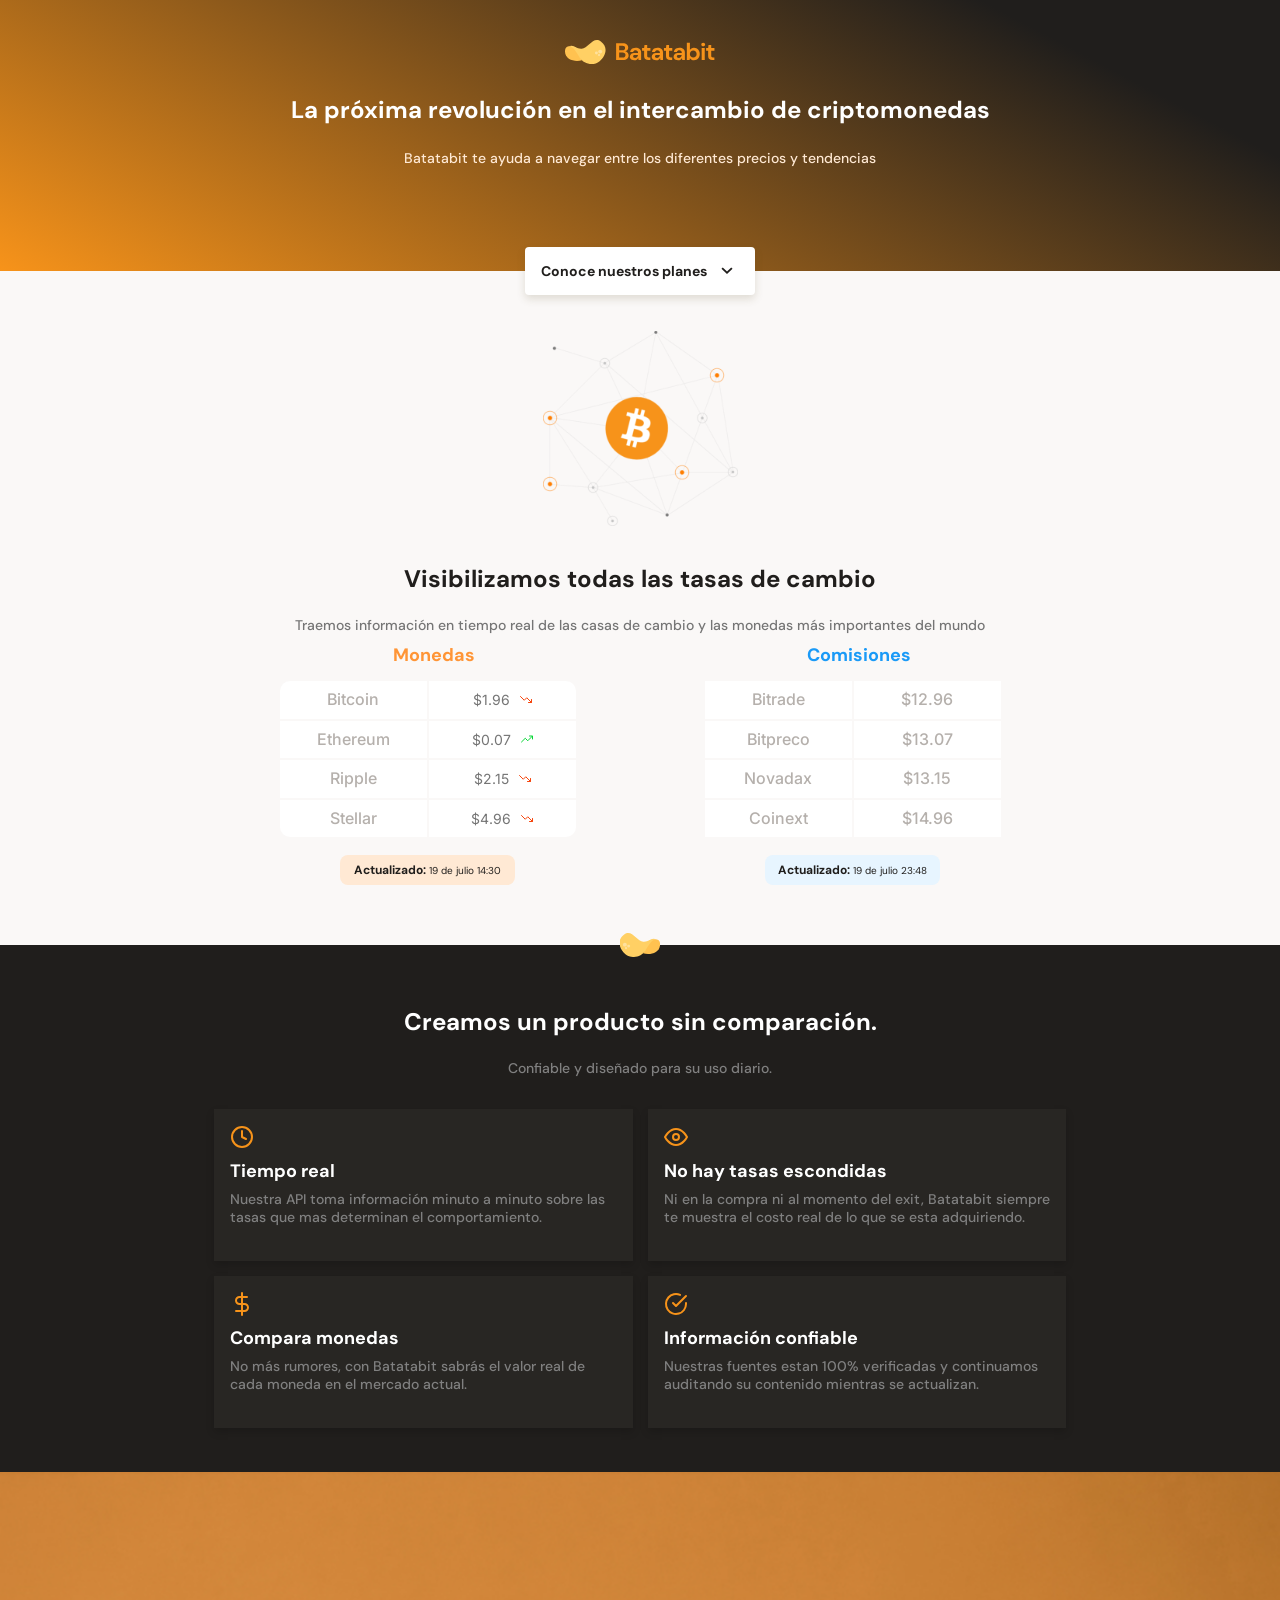
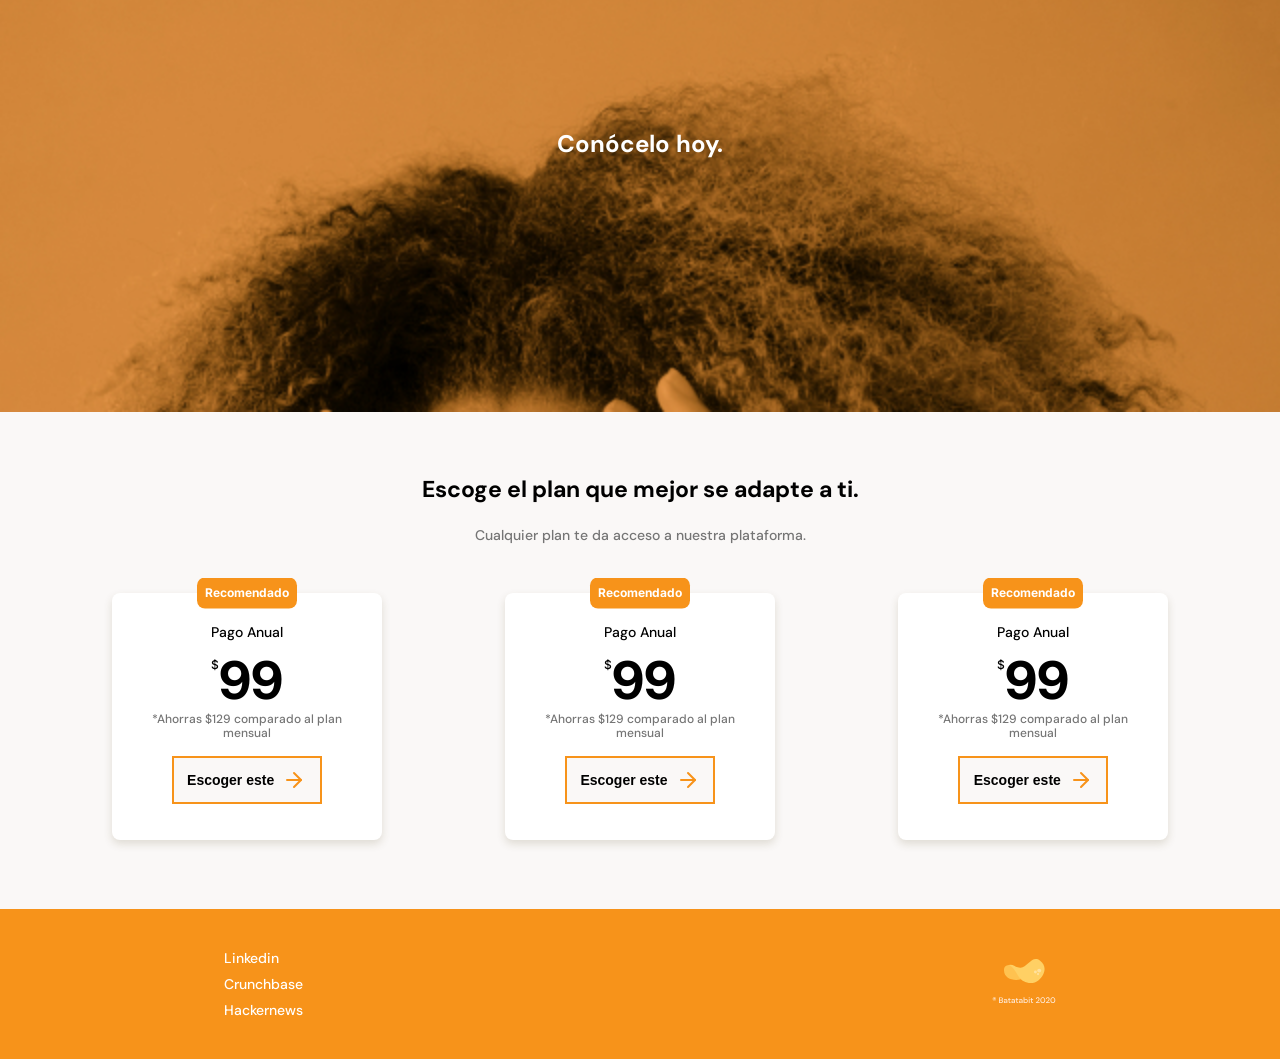
<file: first-landig_batatabit/index.html>
<!DOCTYPE html>
<html lang="es">
<head>
    <meta charset="UTF-8">
    <meta name="viewport" content="width=device-width, initial-scale=1.0">
    <title>PatataBit</title>
    <link rel="preconnect" href="https://fonts.googleapis.com">
    <link rel="preconnect" href="https://fonts.gstatic.com" crossorigin>
    <link href="https://fonts.googleapis.com/css2?family=DM+Sans:ital,opsz,wght@0,9..40,100..1000;1,9..40,100..1000&family=Inter:wght@100..900&display=swap" rel="stylesheet">
    <link rel="stylesheet" href="css/styles.css">
    <link rel="stylesheet" href="css/tablet.css" media="(min-width: 930px)">
</head>
<body>
    <header>
        <div class="header-logo">
            <img src="assets/img/logo.svg" alt="logo">
        </div>
        <div class="header-title-container">
            <h1>La próxima revolución en el intercambio de criptomonedas</h1>
            <p>Batatabit te ayuda a navegar entre los diferentes precios y tendencias</p>
            <a href="#plans" class="header-button">Conoce nuestros planes <span></span></a>
        </div>
    </header>
    <main>
        <section class="main-exchange-container">
            <div class="main-bg"></div>
            <div class="main-title-container">
                <h2>Visibilizamos todas las tasas de cambio</h2>
                <p>Traemos información en tiempo real de las casas de cambio y las monedas más importantes del mundo</p>
            </div>
            <section class="main-tables-container">
                <div class="main-currency-table">
                    <h3 class="currency-title orange">Monedas</h3>
                    <div class="currency-table-container">
                        <table>
                            <tr>
                                <td class="table-top-left">Bitcoin</td>
                                <td class="table-top-right table-right">$1.96<span class="table-icon down"></span></td>
                            </tr>
                            <tr>
                                <td>Ethereum</td>
                                <td class="table-right">$0.07<span class="table-icon up"></span></td>
                            </tr>
                            <tr>
                                <td>Ripple</td>
                                <td class="table-right">$2.15<span class="table-icon down"></span></td>
                            </tr>
                            <tr>
                                <td class="table-bottom-left">Stellar</td>
                                <td class="table-bottom-right table-right">$4.96<span class="table-icon down"></span></td>
                            </tr>
                        </table>
                        <div class="main-currency-arrow arrow-right">
                        </div>
                    </div>                  
                    <div class="main-currency-update update-orange">
                        <p><span>Actualizado:</span> 19 de julio 14:30</p>
                    </div>
                </div>
                <div class="main-currency-table">
                    <h3 class="currency-title blue">Comisiones</h3>
                    <div class="currency-table-container">
                        <table>
                                <tr>
                                    <td>Bitrade</td>
                                    <td>$12.96</td>
                                </tr>
                                <tr>
                                    <td>Bitpreco</td>
                                    <td>$13.07</td>
                                </tr>
                                <tr>
                                    <td>Novadax</td>
                                    <td>$13.15</td>
                                </tr>
                                <tr>
                                    <td>Coinext</td>
                                    <td>$14.96</td>
                                </tr>
                        </table>
                        <div class="main-currency-arrow arrow-left">
                        </div>
                    </div>                  
                    <div class="main-currency-update update-blue">
                        <p><span>Actualizado:</span> 19 de julio 23:48</p>
                    </div>
                    </div>
                </div>
            </section>
        </section>
        <section class="main-product-detail">
            <span class="product-logo-papa"></span>
            <div class="product-title-container">
                <h2>Creamos un producto sin comparación.</h2>
                <p>Confiable y diseñado para su uso diario.</p>
            </div>
            <section class="product-cards-container">
                <article class="card">
                    <span class="card-icon clock"></span>
                    <h3>Tiempo real</h3>
                    <p>Nuestra API toma información minuto a minuto sobre las tasas que mas determinan el comportamiento.</p>
                </article>
                <article class="card">
                    <span class="card-icon eyes"></span>
                    <h3>No hay tasas escondidas</h3>
                    <p>Ni en la compra ni al momento del exit, Batatabit siempre te muestra el costo real de lo que se esta adquiriendo.</p>
                </article>
                <article class="card">
                    <span class="card-icon dollar"></span>
                    <h3>Compara monedas</h3>
                    <p>No más rumores, con Batatabit sabrás el valor real de cada moneda en el mercado actual.</p>
                </article>
                <article class="card">
                    <span class="card-icon check"></span>
                    <h3>Información confiable</h3>
                    <p>Nuestras fuentes estan 100% verificadas y continuamos auditando su contenido mientras se actualizan.</p>
                </article>
            </section>
        </section>
        <section class="bit-img-container">
            <h2>Conócelo hoy.</h2>
        </section>
        <section id="plans" class="main-plans-container">
            <div class="plans-title-container">
                <h2>Escoge el plan que mejor se adapte a ti.</h2>
                <p>Cualquier plan te da acceso a nuestra plataforma.</p>
            </div>
            <div class="plans-cards-slider">
                <div class="plans-card-container">
                    <div class="recomended">
                        <p>Recomendado</p>
                    </div>
                    <h3>Pago Anual</h3>
                    <p class="price"><sup>$</sup>99</p>
                    <p class="plans-description">*Ahorras $129 comparado al plan mensual</p>
                    <button class="plans-buttom">
                        <span>Escoger este</span>
                        <span class="plans-icon"></span>
                    </button>
                    <!-- iconos para activar eñ scroll con jacascript -->
                    <!-- <span class="card-arrow card-arrow-left"></span>
                    <span class="card-arrow card-arrow-right"></span> -->
                </div>
                <div class="plans-card-container">
                    <div class="recomended">
                        <p>Recomendado</p>
                    </div>
                    <h3>Pago Anual</h3>
                    <p class="price"><sup>$</sup>99</p>
                    <p class="plans-description">*Ahorras $129 comparado al plan mensual</p>
                    <button class="plans-buttom">
                        <span>Escoger este</span>
                        <span class="plans-icon"></span>
                    </button>
                </div>
                <div class="plans-card-container">
                    <div class="recomended">
                        <p>Recomendado</p>
                    </div>
                    <h3>Pago Anual</h3>
                    <p class="price"><sup>$</sup>99</p>
                    <p class="plans-description">*Ahorras $129 comparado al plan mensual</p>
                    <button class="plans-buttom">
                        <span>Escoger este</span>
                        <span class="plans-icon"></span>
                    </button>
                </div>
            </div>   
        </section>
    </main>
    <footer>
        <section class="link-list">
            <ul>
                <li>Linkedin</li>
                <li>Crunchbase</li>
                <li>Hackernews</li>
            </ul>
            <div class="logo-footer"></div>
        </section>
    </footer>
</body>
</html>
</file>
<file: first-landig_batatabit/css/styles.css>
/* 
Convencion para poner los estilos: DEACUERDO AL:

1. Posicionamiento.
2. Modelo de caja (box model).
3. Tipografia.
4. Visuales.
5. Otros.
*/
:root {
    /* Colores*/
    --bitcoin-orange: #F7931A;
    --soft-orange: #FFE9D4;
    --secondary-blue: #1A9AF7;
    --soft-blue: #E7F5FF;
    --warm-black: #201E1C;
    --soft-warm-black: #282623;
    --grey-up: #808080;
    --grey: #757575;
    --off-white: #FAF8F7;
    --just-white: #FFFFFF;
}
* {
    /* Modelo de caja*/
    box-sizing: border-box;
    margin: 0;
    padding: 0;
}
html {
    font-size: 62.5%;
    font-family: "DM Sans", sans-serif;
}
/* Iniciando hoja de estilos */
header {
    position: relative;
    display: flex;
    flex-direction: column;
    justify-content: center;
    align-items: center;
    width: 100%;
    min-width: 320px;
    height: 271px;
    text-align: center;
    background: linear-gradient(207.8deg, #201E1C 16.69%, #F7931A 100%);
}
header .header-logo {
    width: 151px;
    height: 24px;
    margin-top: 40px;
}
header .header-logo img {
    width: 100%;
    height: 100%;
}
header .header-title-container {
    height: 218px;
    width: 90%;
    min-width: 288px;
    max-width: 900px;
    margin-top: 33px;
}
header .header-title-container h1 {
    font-size: 2.4rem;
    font-weight: 700;
    line-height: 2.6rem;
    color: var(--just-white);
    margin-bottom: 26px;
}
header .header-title-container p {
    color: var(--soft-orange);
    font-size: 1.4rem;
    font-weight: 500;
    line-height: 1.8rem;
}
.header-button {
    position: absolute;
    bottom: 0px;
    left: 50%;
    transform: translate(-50%, 50%);
    width: 230px;
    height: 48px;
    border-radius: 4px;
    font-size: 1.4rem;
    font-weight: 700;
    line-height: 18.23px;
    color: var(--warm-black);
    display: flex;
    align-items: center;
    justify-content: center;
    padding: 5px 5px;
    border: none;
    box-shadow: 0px 4px 8px rgba(89, 73, 30, 0.16);
    background: var(--just-white);
    text-decoration: none;
}
.header-button span {
    width: 24px;
    height: 24px;
    background-image: url('../assets/icons/flecha-abajo.svg');
    background-position: center;
    background-repeat: no-repeat;
    background-size: 12px, 8px;
    margin-left: 8px;
}
/* estilizando la main */
main {
    width: 100%;
    height: auto;
    background: var(--off-white);
}
.main-exchange-container {
    width: 100%;
    height: auto;
    padding-top: 60px;
    padding-bottom: 30px;
    text-align: center;
    display: flex;
    flex-direction: column;
    align-items: center;
}
.main-exchange-container .main-bg {
    width: 195px;
    height: 195px;
    background-image: url('../assets/img/bitcoin.svg');
    background-repeat: no-repeat;
    background-size: cover;
    background-position: center;
}
.main-title-container {
    margin-top: 40px;
    width: 90%;
    min-width: 288px;
    max-width: 900px;
}
.main-title-container h2 {
    font-size: 2.4rem;
    font-weight: 700;
    line-height: 2.6rem;
    color: var(--warm-black);
    margin-bottom: 24px;
}
.main-title-container p {
    font-size: 1.4rem;
    font-weight: 500;
    line-height: 1.8rem;
    color: var(--grey);
    text-align: center;
}
/* estilizando tablas*/
.main-tables-container {
    margin-top: 50px;
    width: 90%;
    min-width: 320px;
    display: flex;
    align-items: center;
    overflow-x: scroll;
    overscroll-behavior-x: contain;
    scroll-snap-type: x proximity;
    gap: 20px;
    padding: 0 50px;
}
.main-currency-table {
    width: 70%;
    min-width: 235px;
    max-width: 500px;
    height: auto;
    margin-bottom: 30px;
    /* scroll-snap-align: center; */
}
.main-currency-table .currency-title {
    font-size: 1.8rem;
    font-weight: 700;
    line-height: 2.3rem;
    text-align: initial;
    margin-left: 12px;
    margin-bottom: 12px;
}
.main-currency-table .orange {
    color: #FF9536;
}
.main-currency-table .blue {
    color: var(--secondary-blue);
}
.currency-table-container {
    width: 90%;
    min-width: 230px;
    max-width: 300px;
    height: 160px;
    position: relative;
}
.main-currency-arrow {
    position: absolute;
    top: 50%;
    transform: translateY(-50%);
    width: 15px;
    height: 15px;
     background-repeat: no-repeat;
    background-position: center;
}
/* .arrow-left {
    background-image: url('../assets/icons/arrow-left.svg');
    left: -25px;   
}
.arrow-right {
    background-image: url('../assets/icons/vector-flecha.svg');
    right: -25px;
} */
.currency-table-container table {
    width: 100%;
    height: 160px;
}
.currency-table-container table tr td {
    width: 50%;
    height: 25%;
    font-family: "Inter", sans-serif;
    font-size: 1.6rem;
    font-weight: 500;
    line-height: 1.9rem;
    color: #B5B0AC;
    background-color: var(--just-white);
}
.currency-table-container .table-top-left {
    border-radius: 10px 0 0 0;
}
.currency-table-container .table-top-right {
    border-radius: 0 10px 0 0;
}
.currency-table-container .table-bottom-left {
    border-radius: 0 0 0 10px;
}
.currency-table-container .table-bottom-right {
    border-radius: 0 0 10px 0;
}
.currency-table-container .table-right {
    font-size: 1.4rem;
    font-weight: 400;
    line-height: 1.7rem;
    color: var(--grey);
}
.currency-table-container .table-icon {
    display: inline-block;
    width: 12px;
    height: 12px;
    margin-left: 10px;
}
.currency-table-container .down {
    background-image: url('../assets/icons/trending-down.svg');
}
.currency-table-container .up {
    background-image: url('../assets/icons/trending-up.svg');
}
.main-currency-table .main-currency-update {
    width: 175px;
    height: 30px;
    margin: 16px auto 0 auto;
    font-weight: 400;
    color: var(--warm-black);
    text-align: center;
    padding: 8px;
    border-radius: 8px;
}
.main-currency-table .update-orange {
    background: var(--soft-orange);
}
.main-currency-table .update-blue {
    background: var(--soft-blue);
}
.main-currency-update p span {
    font-size: 1.2rem;
    font-weight: 700;
    line-height: 1.4rem;
}

/* Estilizando seccion de informacion de los productos */
.main-product-detail {
    background-color: var(--warm-black);
    padding: 64px 16px 44px;
    width: 100%;
    min-width: 320px;
    height: auto;
    position: relative;
    display: flex;
    flex-direction: column;
    justify-content: center;
    align-items: center;
}
.main-product-detail .product-logo-papa {
    display: inline-block;
    width: 40px;
    height: 24px;
    background-image: url('../assets/img/papita_1.svg');
    background-repeat: no-repeat;
    background-position: center;
    background-size: cover;
    position: absolute;
    top: 0;
    left: 50%;
    transform: translate(-50%, -50%);
}
.product-title-container {
    width: 90%;
    min-width: 288px;
    height: auto;
    margin: 0 auto;
    text-align: center;
}
.product-title-container h2 {
    font-size: 2.4rem;
    font-weight: 700;
    line-height: 2.6rem;
    color: var(--just-white);
    margin-bottom: 24px;
}
.product-title-container p {
    font-size: 1.4rem;
    font-weight: 500;
    line-height: 1.8rem;
    color: #808080;
    margin-bottom: 32px;
}
.product-cards-container {
    width: 90%;
    min-width: 288px;
    height: auto;
    flex-direction: column;;
}
.product-cards-container .card {
    width: 100%;
    height: 152px;
    background: var(--soft-warm-black);
    margin-bottom: 16px;
    box-shadow: 0px 4px 8px 0px #00000029;
    padding: 16px;
}
.product-cards-container .card-icon {
    display: inline-block;
    width: 24px;
    height: 24px;
    background-position: center;
    background-repeat: no-repeat;
    background-size: cover;
}
.product-cards-container .clock {
    background-image: url('../assets/icons/clock.svg');
}
.product-cards-container .eyes{
    background-image: url('../assets/icons/eye.svg');
}
.product-cards-container .dollar {
    background-image: url('../assets/icons/dollar.svg');
}
.product-cards-container .check {
    background-image: url('../assets/icons/check-circle.svg');
}
.card h3 {
    font-size: 1.8rem;
    font-weight: 700;
    line-height: 1.8rem;
    color: var(--just-white);
    margin-top: 10px;
    margin-bottom: 10px;
}
.card p {
    font-size: 1.4rem;
    font-weight: 500;
    line-height: 1.8rem;
    color: #808080;
}
.bit-img-container {
    background-image: url(../assets/img/bitcoinbabyx2.jpg);
    background-size: cover;
    background-repeat: no-repeat;
    width: 100%;
    min-width: 320px;
    height: 60vh;
    position: relative;
}
.bit-img-container h2 {
    font-size: 2.4rem;
    font-weight: 700;
    color: var(--just-white);
    padding-top: 20%;
    text-align: center;
}
.main-plans-container {
    width: 100%;
    min-width: 320px;
    padding: 64px 0 54px;
    background: var(--off-white);
    text-align: center;
}
.main-plans-container .plans-title-container {
    width: 90%;
    min-width: 288px;
    height: auto;
    margin: 0 auto;
}
.plans-title-container h2 {
    font-size: 2.3rem;
    font-weight: 700;
    line-height: 2.6rem;
    margin-bottom: 24px;
}
.plans-title-container p {
    font-size: 1.4rem;
    font-weight: 500;
    line-height: 1.8rem;
    margin-bottom: 34px;
    color: var(--grey);
}
.plans-cards-slider {
    display: flex;
    align-items: center;
    min-height: 277px;
    overflow-x: scroll;
    overscroll-behavior-x: contain;
    scroll-snap-type: x proximity;
    gap: 20px;
    padding: 0 60px;
}
.plans-card-container {
    background-color: var(--just-white);
    width: 60%;
    min-width: 190px;
    max-width: 270px;
    height: 247px;
    border-radius: 8px;
    margin: 0 auto;
    box-shadow: 0px 4px 8px 0px #59491E29;
    position: relative;
    scroll-snap-align: center;
    padding: 0 16px 24px;
}
.plans-card-container .recomended {
    width: 100px;
    height: 31px;
    background-color: var(--bitcoin-orange);
    border-radius: 8px;
    position: absolute;
    top: 0;
    left: 50%;
    transform: translate(-50%, -50%);
}
.recomended p {
    font-size: 1.2rem;
    font-weight: 700;
    line-height: 1.4rem;
    font-family: "Inter", sans-serif;
    color: var(--just-white);
    padding: 8px;
}
.plans-card-container h3 {
    display: inline-block;
    margin-top: 30px;
    font-size: 1.4rem;
    font-weight: 500;
    line-height: 1.8rem;
    margin-bottom: 8px;
}
.plans-card-container .price {
    font-family: "Inter", sans-serif;
    font-size: 5.2rem;
    font-weight: 700;
    line-height: 6.3rem;
}
.plans-card-container .price sup {
    font-size: 1.2rem;
    font-weight: 500;
    line-height: 14px;
    vertical-align: 3rem;
}
.plans-card-container .plans-description {
    font-size: 1.2rem;
    font-weight: 500;
    line-height: 1.4rem;
    color: var(--grey);
    margin-bottom: 16px;
}
.plans-card-container .plans-buttom {
    width: 150px;
    height: 48px;
    border: 2px solid var(--bitcoin-orange);
    padding: 15px 12px;
    display: flex;
    justify-content: center;
    align-items: center;
    font-size: 1.4rem;
    font-weight: bold;
    background: var(--off-white);
    margin: 0 auto;
}
/* .plans-card-container .plans-buttom span {
    display: inline-block;
} */
.plans-card-container .plans-buttom .plans-icon {
    background-image: url('../assets/icons/arrow-yellow.svg');
    width: 24px;
    height: 24px;
    margin-left: 8px;
}
.plans-card-container .card-arrow {
    display: inline-block;
    position: absolute;
    top: 50%;
    width: 24px;
    height: 24px;
    background-repeat: no-repeat;
    background-position: center;
    transform: translateY(-50%);
    opacity: 0.3;
}
.plans-card-container .card-arrow-left {
    background-image: url('../assets/icons/arrow-left.svg');
    left: -50px;
}
.plans-card-container .card-arrow-right {
    background-image: url('../assets/icons/vector-flecha.svg');
    right: -50px;
}
footer {
    width: 100%;
    min-width: 320px;
    height: 150px;
    background: var(--bitcoin-orange);
    display: grid;
    place-items: center;
}
.link-list {
    width: 65%;
    display: flex;
    justify-content: space-between;
    align-items: center;   
    margin: 0 50px; 
}
.link-list ul {
    list-style: none;
    font-size: 1.4rem;
    font-weight: 500;
    line-height: 1.8rem;
    color: var(--just-white);
}
.logo-footer {
    width: 64px;
    height: 50px;
    background-image: url(../assets/img/logo-footer.svg);
}
.link-list ul li {
    margin: 8px 0;
}
</file>
<file: first-landig_batatabit/css/tablet.css>
.product-cards-container {
    display: flex;
    flex-direction: row;
    flex-wrap: wrap;
    width: 930px;
    justify-content: center;
    gap: 15px;
}
.product-cards-container .card {
    width: 45%;
    margin-bottom: 0;
}
.main-tables-container {
    width: 930px;
    display: flex;
    margin: 0 auto;
    justify-content: center;
    align-items: center;
    margin-top: 10px;
}
.main-currency-table {
  display: flex;
  flex-direction: column;
  justify-content: center;
  align-items: center;
}
.arrow-left {
    display: none;
}
.arrow-right {
    display: none;
}
</file>
